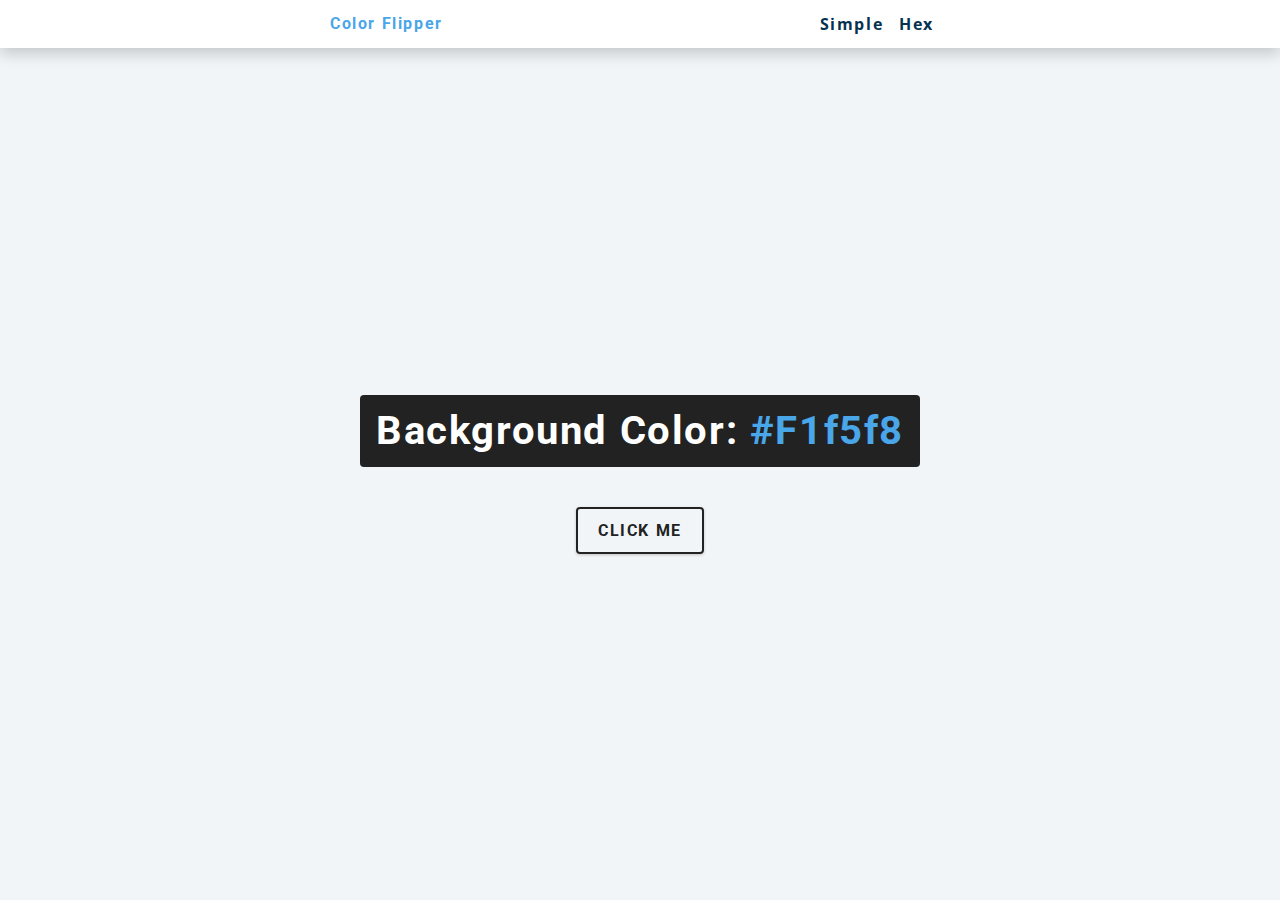
<file: Color Flipper/index.html>
<!DOCTYPE html>
<html lang="en">
  <head>
    <meta charset="UTF-8" />
    <meta name="viewport" content="width=device-width, initial-scale=1.0" />
    <title>Color Flipper || Simple</title>

    <!-- styles -->
    <link rel="stylesheet" href="styles.css" />
  </head>
  <body>
    <nav>
      <div class="nav-center">
        <h4>color flipper</h4>
        <ul class="nav-links">
          <li><a href="index.html">simple</a></li>
          <li><a href="hex.html">hex</a></li>
        </ul>
      </div>
    </nav>
    <main>
      <div class="container">
        <h2>background color: <span class="color"> #f1f5f8 </span></h2>
        <button class="btn btn-hero" id="btn">Click Me</button>
      </div>
    </main>
    <!-- javascript -->
    <script src="app.js"></script>
  </body>
</html>
</file>
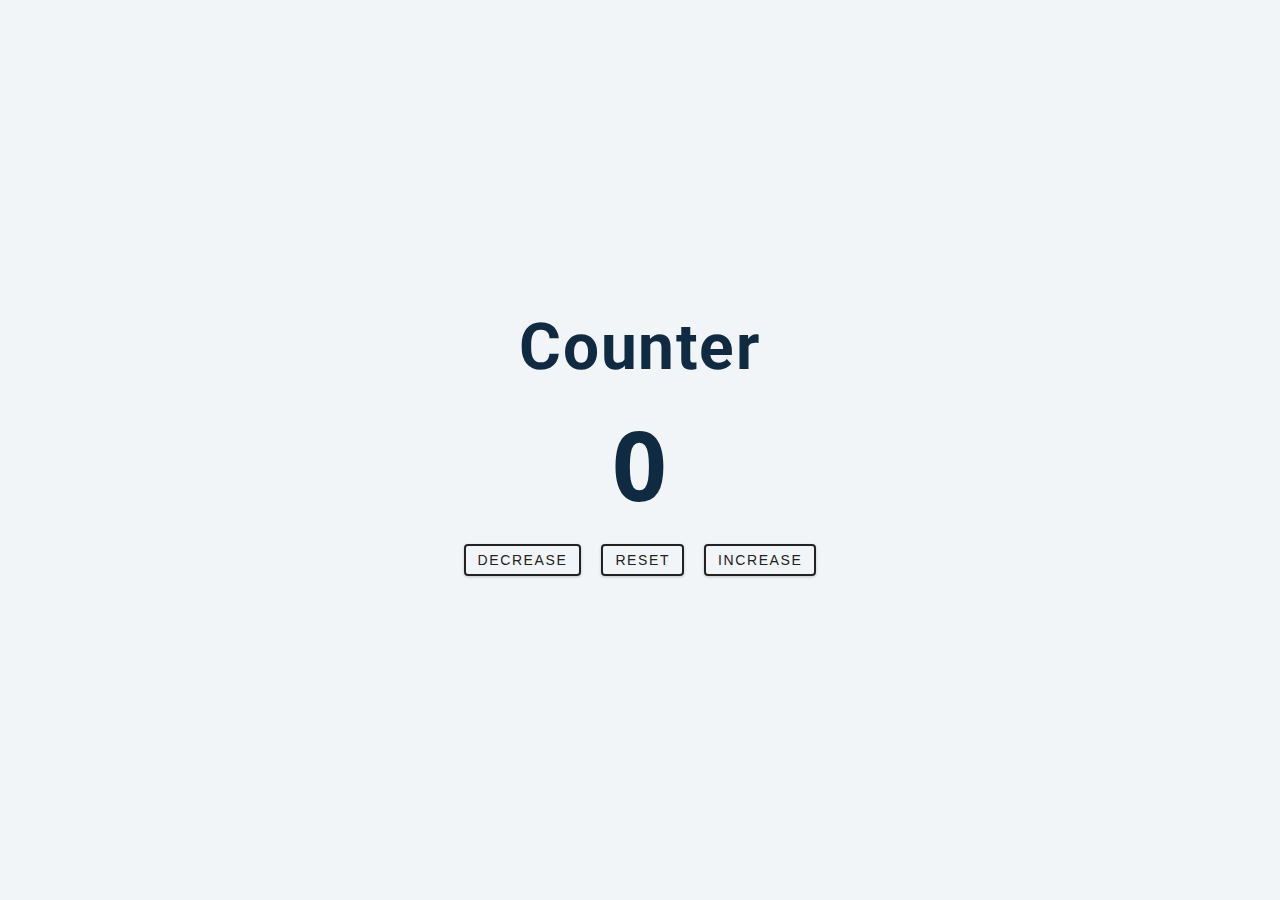
<file: Counter/index.html>
<!DOCTYPE html>
<html lang="en">
  <head>
    <meta charset="UTF-8" />
    <meta name="viewport" content="width=device-width, initial-scale=1.0" />
    <title>Counter</title>

    <!-- styles -->
    <link rel="stylesheet" href="styles.css" />
  </head>
  <body>
    <main>
      <div class="container">
        <h1>
          counter
        </h1>
        <span id="value">0</span>
        <div class="button-container">
          <button class="btn decrease">Decrease</button>
          <button class="btn reset">Reset</button>
          <button class="btn increase">Increase</button>
        </div>
      </div>
    </main>
    <!-- javascript -->
    <script src="app.js"></script>
  </body>
</html>
</file>
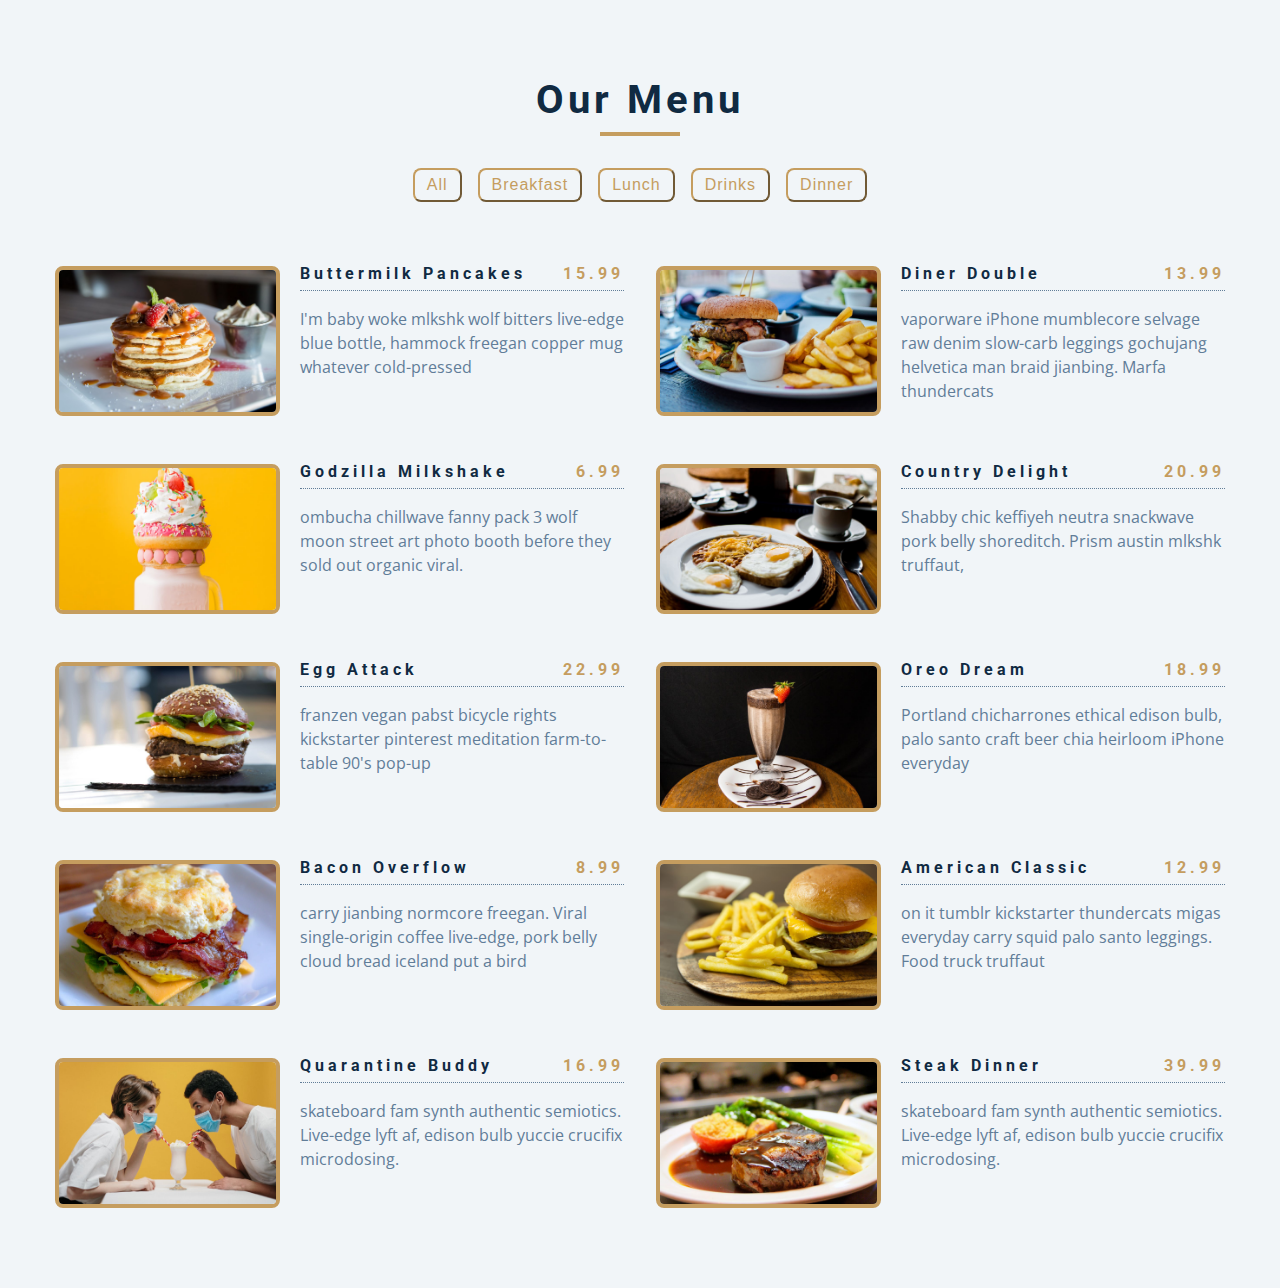
<file: Menu/index.html>
<!DOCTYPE html>
<html lang="en">
  <head>
    <meta charset="UTF-8" />
    <meta name="viewport" content="width=device-width, initial-scale=1.0" />
    <title>Starter</title>
    <!-- font-awesome -->
    <link
      rel="stylesheet"
      href="https://cdnjs.cloudflare.com/ajax/libs/font-awesome/5.14.0/css/all.min.css"
    />
    <!-- styles -->
    <link rel="stylesheet" href="styles.css" />
  </head>
  <body>
    <section class="menu">
      <!-- title -->
      <div class="title">
        <h2>Our menu</h2>
        <div class="underline"></div>
      </div>
      <!-- end of title -->
      <!-- filter buttons -->
      <div class="btn-container">
        <!-- <button class="filter-btn" type="button" data-id="all">all</button>
        <button class="filter-btn" type="button" data-id="breakfast">breakfast</button>
        <button class="filter-btn" type="button" data-id="lunch">lunch</button>
        <button class="filter-btn" type="button" data-id="drinks">drinks</button> -->
      </div>
      <!-- end of filter buttons -->
      <!-- menu items -->
      <div class="section-center">
        <!-- single item -->
        <!-- <article class="menu-item">
          <img src="menu-item.jpeg" alt="menuitem" class="photo">
          <div class="item-info">
            <header>
              <h4>Buttermilk Pancakes</h4>
              <h4 class="price">$15</h4>
            </header>
            <p class="item-text">Lorem ipsum dolor sit amet, consectetur adipisicing elit. Reiciendis aliquam tempora id! Maiores expedita, magni officia ex fugiat quos. Rem.
            </p>
          </div>
        </article> -->
        <!-- end of single item -->
      </div>
    </section>
    <!-- javascript -->
    <script src="app.js"></script>
  </body>
</html>
</file>
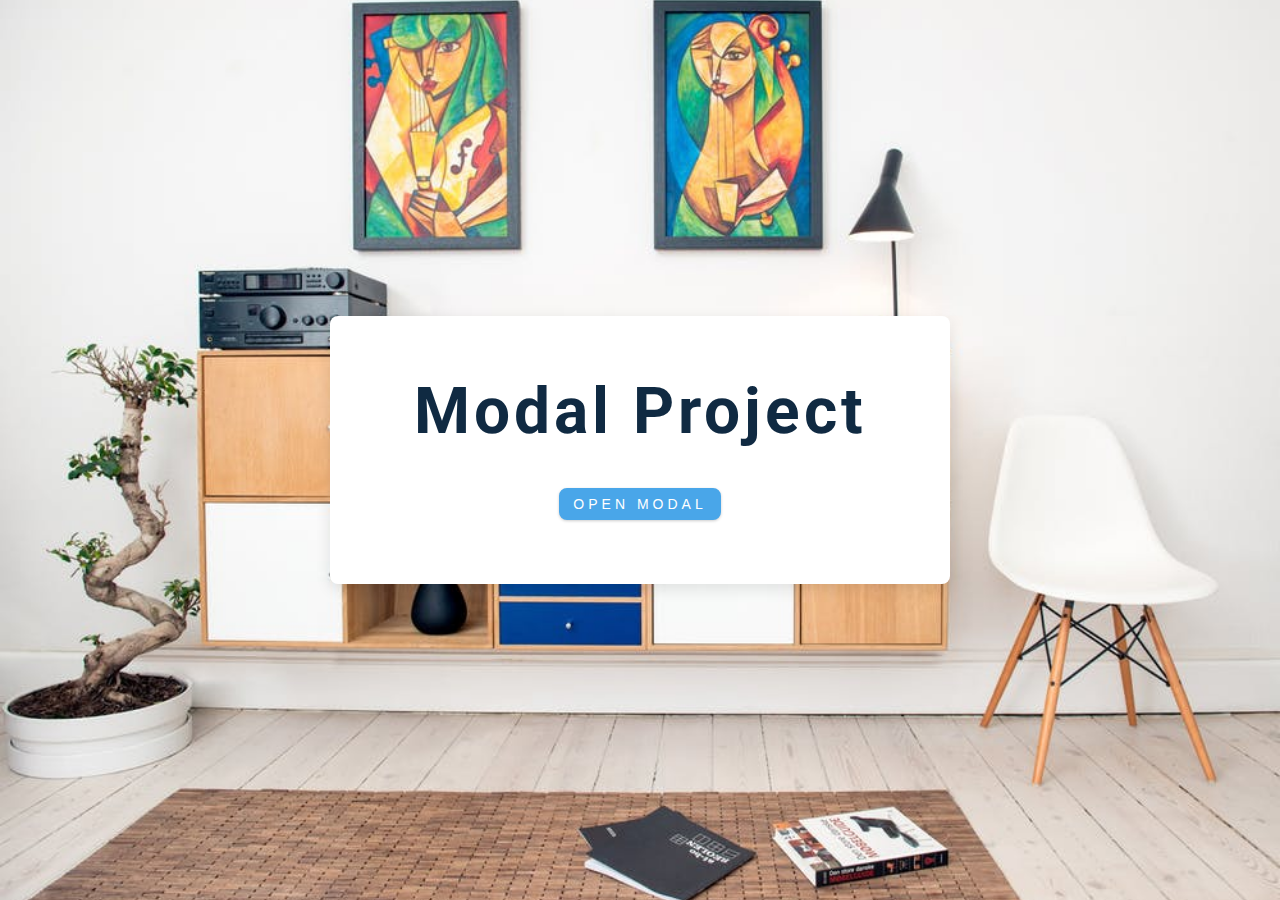
<file: Modal/index.html>
<!DOCTYPE html>
<html lang="en">
  <head>
    <meta charset="UTF-8" />
    <meta name="viewport" content="width=device-width, initial-scale=1.0" />
    <title>Modal</title>
    <!-- font-awesome -->
    <link
      rel="stylesheet"
      href="https://cdnjs.cloudflare.com/ajax/libs/font-awesome/5.14.0/css/all.min.css"
    />
    <!-- styles -->
    <link rel="stylesheet" href="styles.css" />
  </head>
  <body>
    <!-- hero -->
    <header class="hero">
        <div class="banner">
            <h1>Modal Project</h1>
            <button class="btn modal-btn">Open Modal</button>
        </div>
    </header>
    <!-- end of hero -->
    <!-- modal (when the button is clicked) -->
    <div class="modal-overlay">  
        <div class="modal-container">
            <h3>Modal Content</h3>
            <button class="close-btn">
                <i class="fas fa-times"></i>
            </button>
        </div>
    </div>
    <!-- javascript -->
    <script src="app.js"></script>
  </body>
</html>
</file>
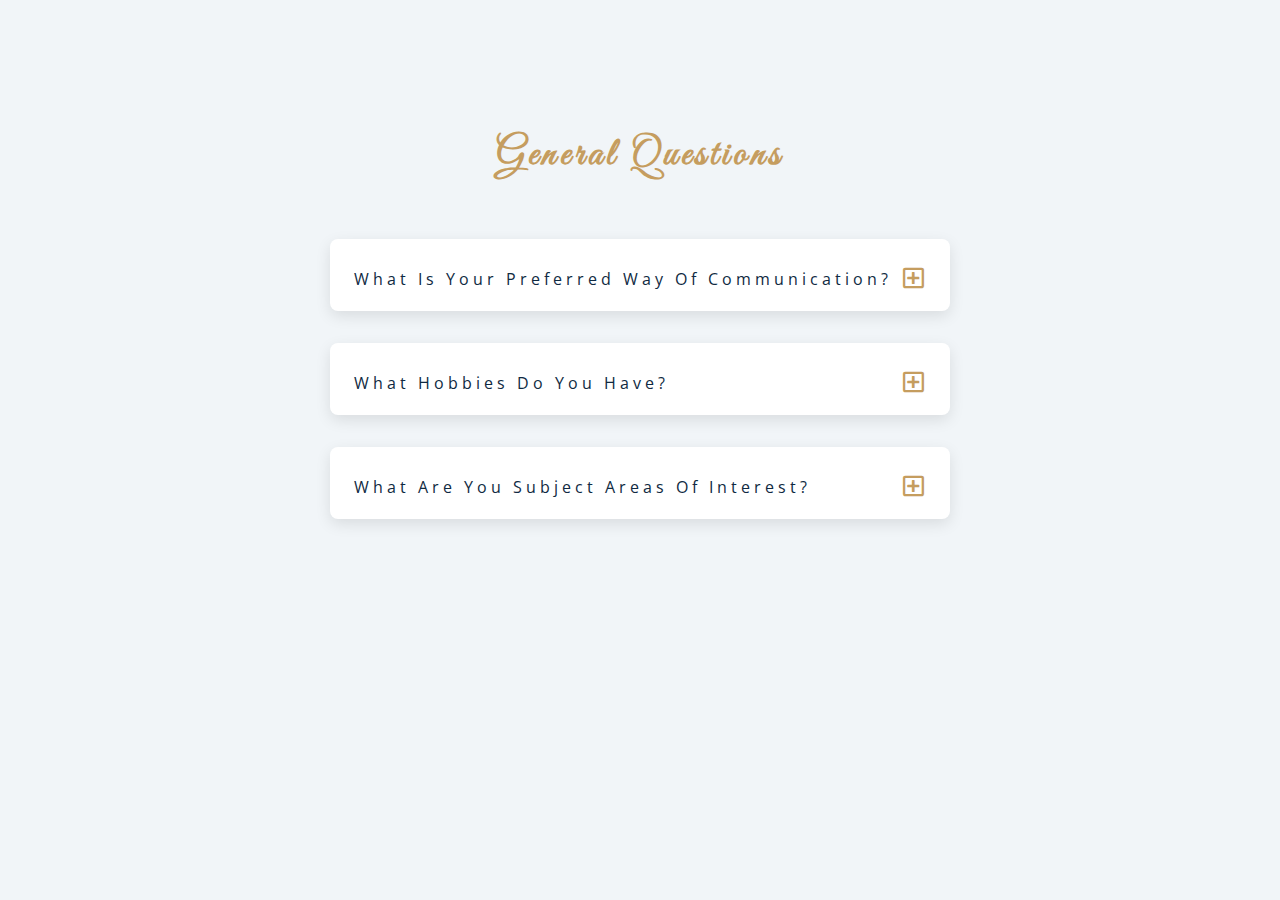
<file: Questions/index.html>
<!DOCTYPE html>
<html lang="en">
  <head>
    <meta charset="UTF-8" />
    <meta name="viewport" content="width=device-width, initial-scale=1.0" />
    <title>Q & A</title>
    <!-- font-awesome -->
    <link
      rel="stylesheet"
      href="https://cdnjs.cloudflare.com/ajax/libs/font-awesome/5.14.0/css/all.min.css"
    />
    <!-- extra fonts -->
    <link
      href="https://fonts.googleapis.com/css?family=Great+Vibes&display=swap"
      rel="stylesheet"
    />
    <!-- styles -->
    <link rel="stylesheet" href="styles.css" />
  </head>
  <body>
    <section class="questions">
      <!-- title -->
      <div class="title">
        <h2>general questions</h2>
      </div>
      <!-- questions -->
      <div class="section-center">

        <!-- single question ONE -->
        <article class="question">
          <!-- question text -->
          <div class="question-title">
            <p>What is your preferred way of communication?</p>
            <button type="button" class="question-btn">
              <span class="plus-icon">
                <i class="far fa-plus-square"></i>
              </span>
              <span class="minus-icon">
                <i class="far fa-minus-square"></i>
              </span>
            </button>
          </div>
          <!-- answer text -->
          <div class="question-text">
            <p>Lorem ipsum dolor sit amet consectetur adipisicing elit. Placeat aperiam dignissimos delectus vero harum? Quas molestias fugit alias non, eius voluptas, necessitatibus quis enim qui fuga consectetur dicta provident saepe.
            </p>
          </div>
        </article>
        <!-- end single question -->

        <!-- single question TWO -->
        <article class="question">
          <!-- question text -->
          <div class="question-title">
            <p>What hobbies do you have?</p>
            <button type="button" class="question-btn">
              <span class="plus-icon">
                <i class="far fa-plus-square"></i>
              </span>
              <span class="minus-icon">
                <i class="far fa-minus-square"></i>
              </span>
            </button>
          </div>
          <!-- answer text THREE -->
          <div class="question-text">
            <p>Lorem ipsum dolor sit amet consectetur adipisicing elit. Placeat aperiam dignissimos delectus vero harum? Quas molestias fugit alias non, eius voluptas, necessitatibus quis enim qui fuga consectetur dicta provident saepe.
            </p>
          </div>
        </article>
        <!-- end single question -->       

                  <!-- single question -->
        <article class="question">
          <!-- question text -->
          <div class="question-title">
            <p>What are you subject areas of interest?</p>
            <button type="button" class="question-btn">
              <span class="plus-icon">
                <i class="far fa-plus-square"></i>
              </span>
              <span class="minus-icon">
                <i class="far fa-minus-square"></i>
              </span>
            </button>
          </div>
          <!-- answer text -->
          <div class="question-text">
            <p>Lorem ipsum dolor sit amet consectetur adipisicing elit. Placeat aperiam dignissimos delectus vero harum? Quas molestias fugit alias non, eius voluptas, necessitatibus quis enim qui fuga consectetur dicta provident saepe.
            </p>
          </div>
        </article>
        <!-- end single question -->
    
      </div>
    </section>
    <!-- javascript -->
    <script src="app.js"></script>
  </body>
</html>
</file>
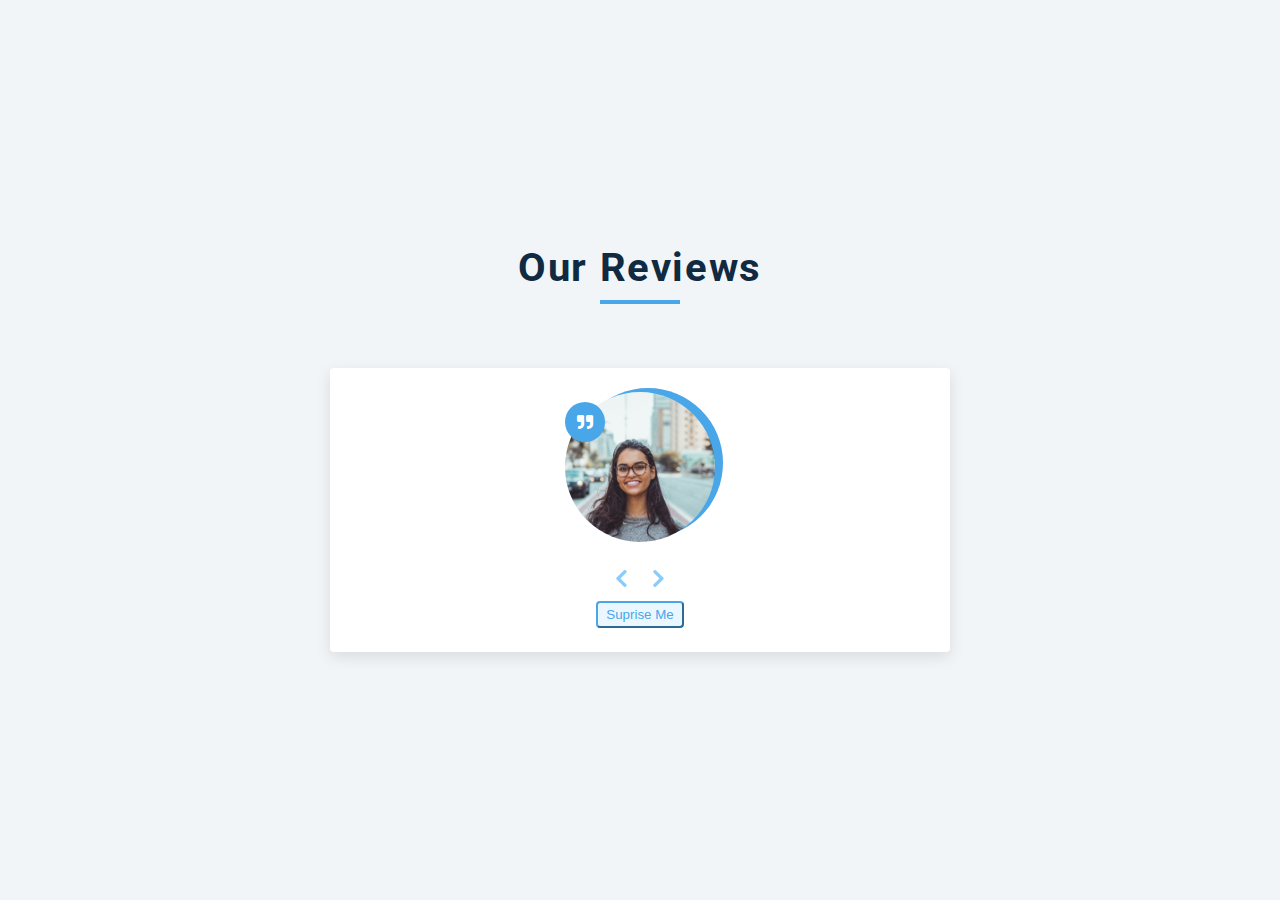
<file: Reviews/index.html>
<!DOCTYPE html>
<html lang="en">
  <head>
    <meta charset="UTF-8" />
    <meta name="viewport" content="width=device-width, initial-scale=1.0" />
    <title>Starter</title>
    <!-- font-awesome -->
    <link
      rel="stylesheet"
      href="https://cdnjs.cloudflare.com/ajax/libs/font-awesome/5.14.0/css/all.min.css"
    />

    <!-- styles -->
    <link rel="stylesheet" href="styles.css" />
  </head>
  <body>
    <main>
        <section class="container">
            <div class = "title">
                <!-- Title -->
                <h2>our reviews</h2>
                <div class="underline"></div>
            </div>
            <!-- Review -->
            <article class="review">
                <div class="img-container">
                    <img src="person-1.jpeg" id="person-img" alt="">
                </div>
                <h4 id="author"></h4>
                <p id="job"></p>
                <p id="info"></p>
                <!-- prev and next buttons -->
                <div class="button-container">
                    <button class="prev-btn">
                        <i class="fas fa-chevron-left"></i>
                    </button>
                    <button class="next-btn">
                        <i class="fas fa-chevron-right"></i>
                    </button>
                </div>
                <!-- random button -->
                <button class="random-btn">Suprise me</button>
            </article>
        </section>
    <!-- javascript -->
    <script src="app.js"></script>
  </body>
</html>
</file>
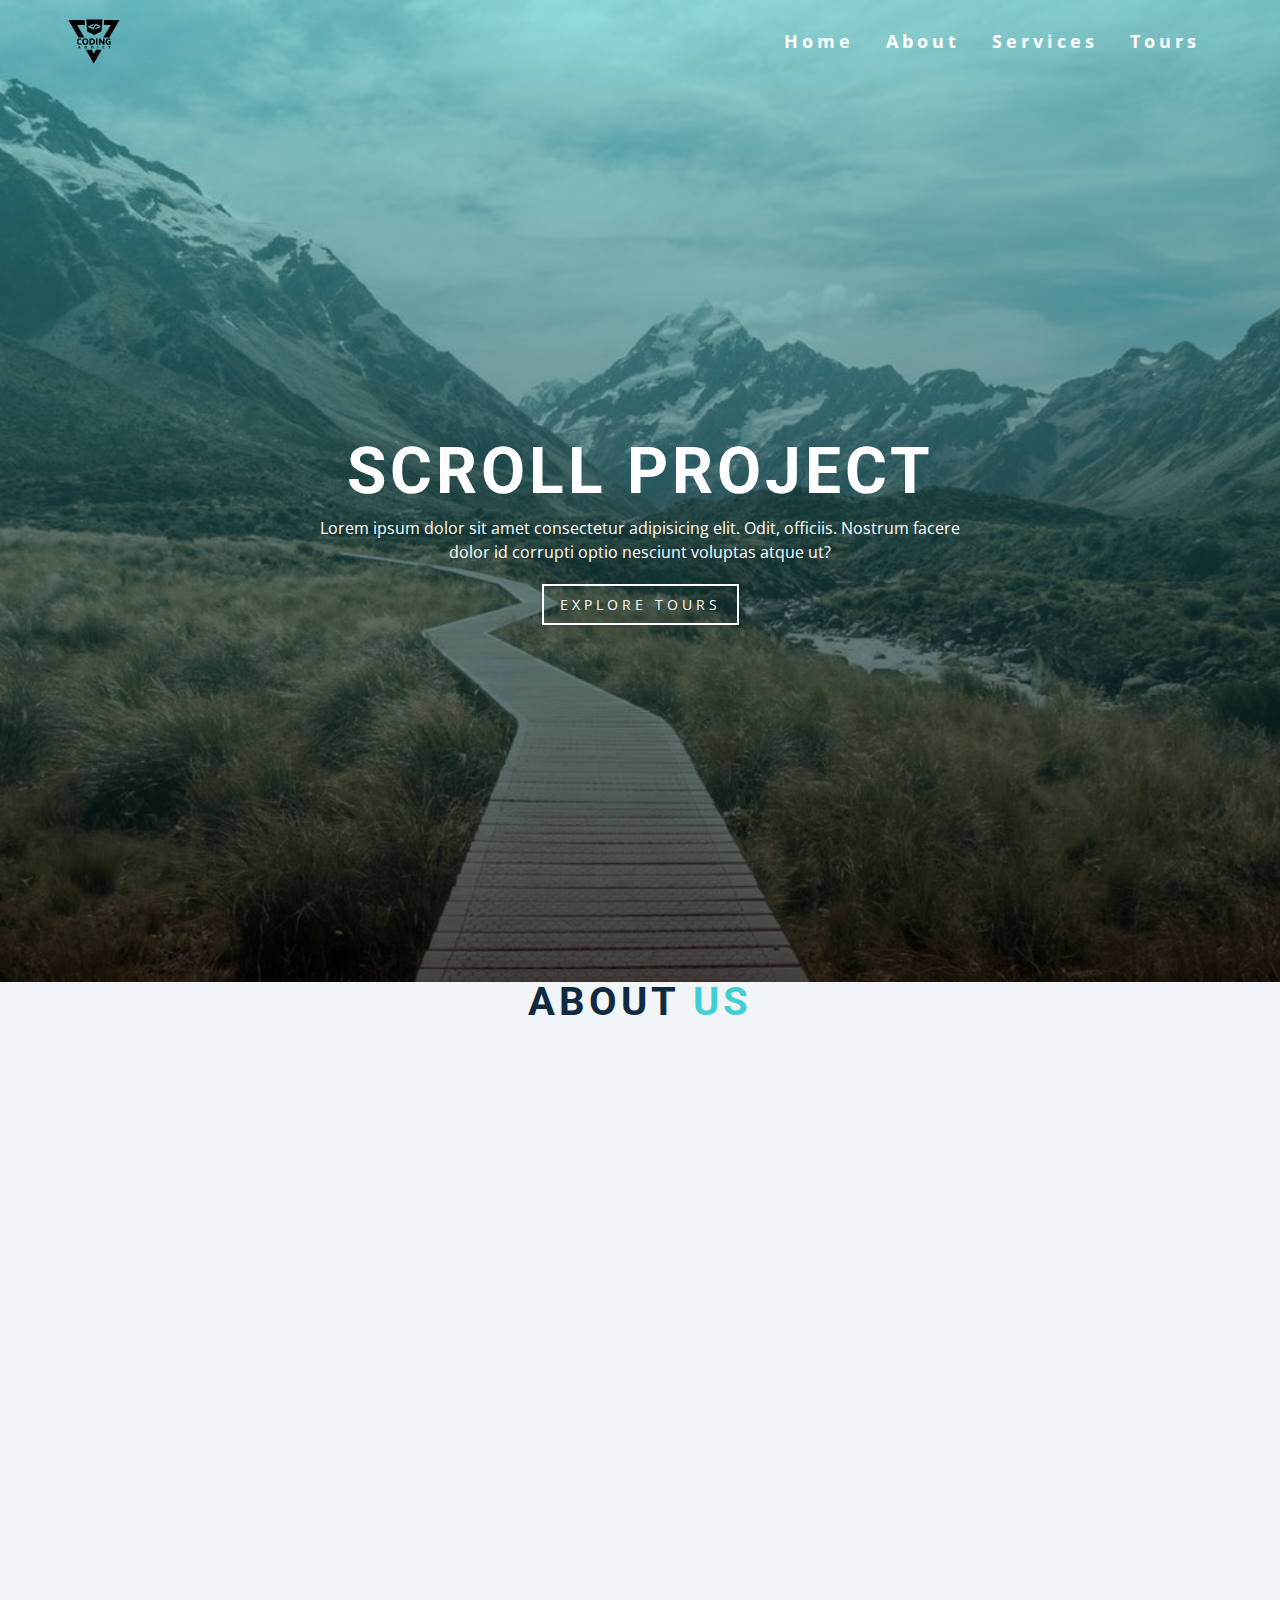
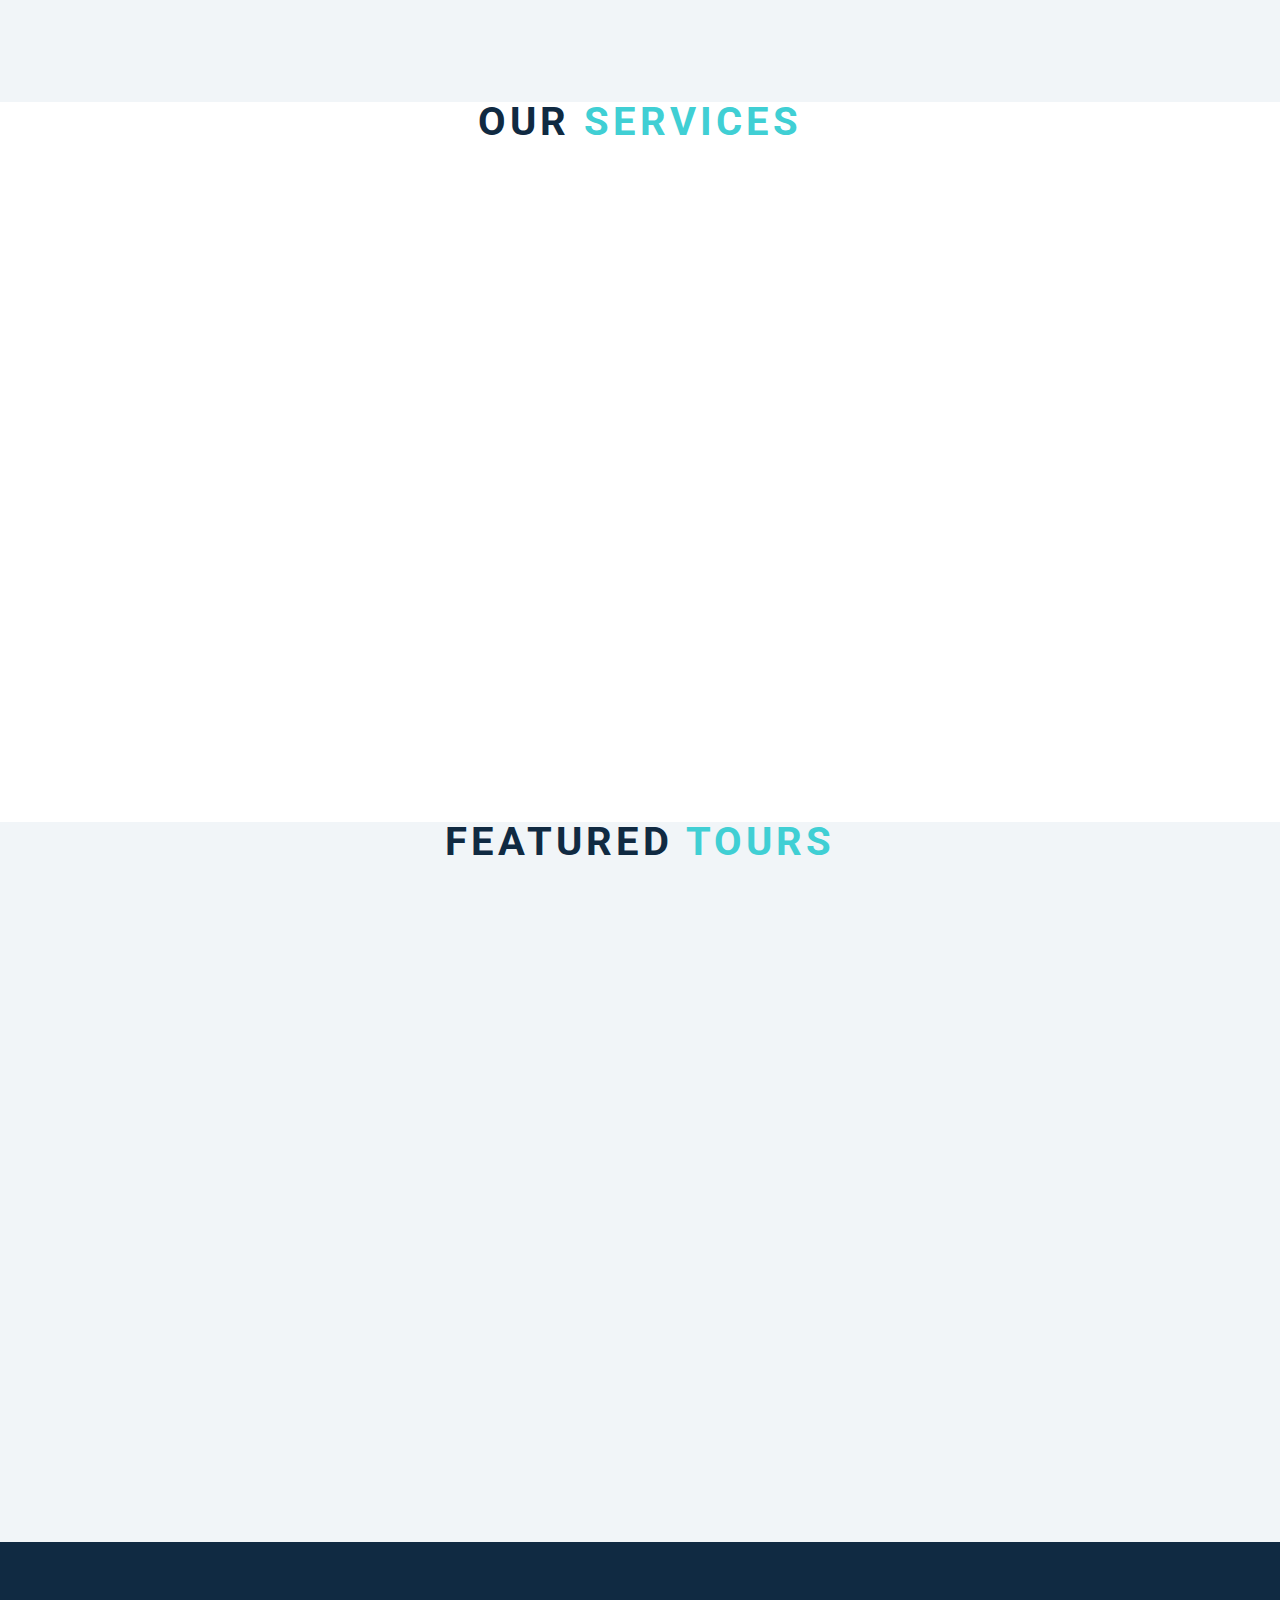
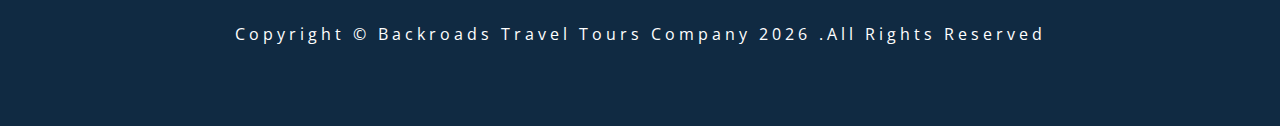
<file: Scroll/index.html>
<!DOCTYPE html>
<html lang="en">
  <head>
    <meta charset="UTF-8" />
    <meta name="viewport" content="width=device-width, initial-scale=1.0" />
    <title>Scroll</title>
    <!-- font-awesome -->
    <link
      rel="stylesheet"
      href="https://cdnjs.cloudflare.com/ajax/libs/font-awesome/5.14.0/css/all.min.css"
    />
    <!-- styles -->
    <link rel="stylesheet" href="styles.css" />
  </head>
  <body>
      <!-- header -->
      <header id="home">
          <!-- navbar -->
          <nav id="nav">
              <div class="nav-center">
                <!-- nav header -->
                <div class="nav-header">
                    <img src="./logo.svg" alt="logo" class="logo">
                    <button class="nav-toggle">
                        <i class="fas fa-bars"></i>
                    </button>
                </div>
                <!-- header links -->
                <div class="links-container">
                    <ul class="links">
                        <li>
                          <a href="#home" class="scroll-link">home</a>
                        </li>
                        <li>
                          <a href="#about" class="scroll-link">about</a>
                        </li>
                        <li>
                          <a href="#services" class="scroll-link">services</a>
                        </li>
                        <li>
                            <a href="#tours" class="scroll-link">tours</a>
                        </li>

                    </ul> 
                </div>
              </div>
          </nav>
          <!-- banner -->
          <div class="banner">
              <div class="container">
                  <h1>scroll project</h1>
                  <p>Lorem ipsum dolor sit amet consectetur adipisicing elit. Odit, officiis. Nostrum facere dolor id corrupti optio nesciunt voluptas atque ut?</p>
                  <a href="#tours" class="scroll-link btn btn-white">explore tours</a>
                </div>
          </div>
      </header>
      <!-- about -->
      <section id="about" class="section">
        <div class="title">
            <h2>about <span>us</span></h2>
        </div>
      </section>
      <!-- services -->
      <section id="services" class="section">
        <div class="title">
            <h2>our <span>services</span></h2>
        </div>
      </section>
      <!-- tours -->
      <section id="tours" class="section">
        <div class="title">
            <h2>featured <span>tours</span></h2>
        </div>
      </section>
      <!-- footer -->
      <footer class="section">
            <p>
                copyright &copy; backroads travel tours company <span id="date"></span>
                .all rights reserved
            </p>
      </footer>
      <!-- back to top button -->
      <a href="#home" class="scroll-link top-link">
          <i class="fas fa-arrow-up"></i>
      </a>
    <!-- javascript -->
    <script src="app.js"></script>
  </body>
</html>
</file>
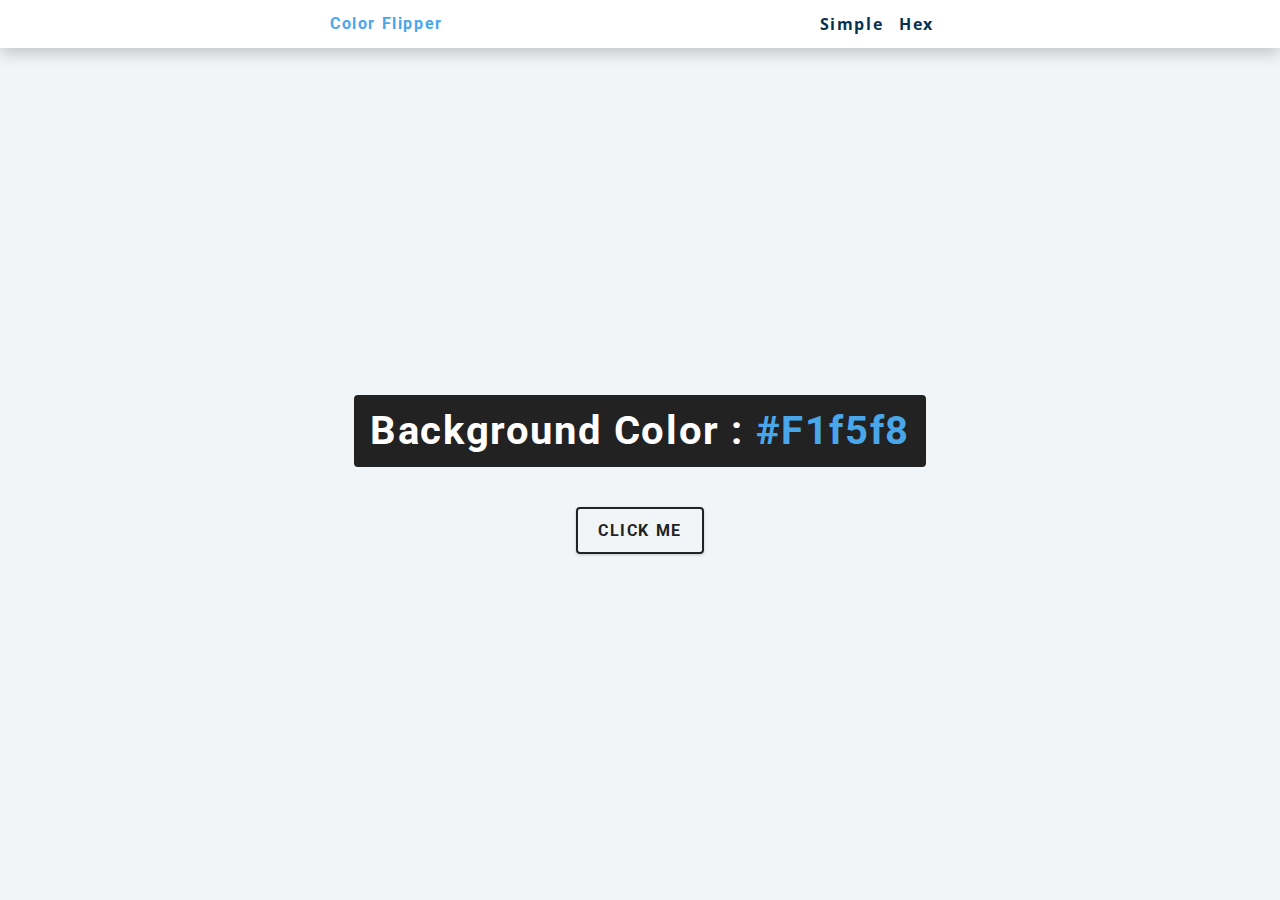
<file: Color Flipper/hex.html>
<!DOCTYPE html>
<html lang="en">
  <head>
    <meta charset="UTF-8" />
    <meta name="viewport" content="width=device-width, initial-scale=1.0" />
    <title>
      Color Flipper || Simple
    </title>

    <!-- styles -->
    <link rel="stylesheet" href="styles.css" />
  </head>

  <body>
    <nav>
      <div class="nav-center">
        <h4>color flipper</h4>
        <ul class="nav-links">
          <li><a href="index.html">simple</a></li>
          <li><a href="hex.html">hex</a></li>
        </ul>
      </div>
    </nav>
    <main>
      <div class="container">
        <h2>background color : <span class="color">#f1f5f8</span></h2>
        <button class="btn btn-hero" id="btn">click me</button>
      </div>
    </main>
    <!-- javascript -->
    <script src="hex.js"></script>
  </body>
</html>
</file>
<file: Color Flipper/styles.css>
/*
=============== 
Fonts
===============
*/
@import url("https://fonts.googleapis.com/css?family=Open+Sans|Roboto:400,700&display=swap");

/*
=============== 
Variables
===============
*/

:root {
  /* dark shades of primary color*/
  --clr-primary-1: hsl(205, 86%, 17%);
  --clr-primary-2: hsl(205, 77%, 27%);
  --clr-primary-3: hsl(205, 72%, 37%);
  --clr-primary-4: hsl(205, 63%, 48%);
  /* primary/main color */
  --clr-primary-5: hsl(205, 78%, 60%);
  /* lighter shades of primary color */
  --clr-primary-6: hsl(205, 89%, 70%);
  --clr-primary-7: hsl(205, 90%, 76%);
  --clr-primary-8: hsl(205, 86%, 81%);
  --clr-primary-9: hsl(205, 90%, 88%);
  --clr-primary-10: hsl(205, 100%, 96%);
  /* darkest grey - used for headings */
  --clr-grey-1: hsl(209, 61%, 16%);
  --clr-grey-2: hsl(211, 39%, 23%);
  --clr-grey-3: hsl(209, 34%, 30%);
  --clr-grey-4: hsl(209, 28%, 39%);
  /* grey used for paragraphs */
  --clr-grey-5: hsl(210, 22%, 49%);
  --clr-grey-6: hsl(209, 23%, 60%);
  --clr-grey-7: hsl(211, 27%, 70%);
  --clr-grey-8: hsl(210, 31%, 80%);
  --clr-grey-9: hsl(212, 33%, 89%);
  --clr-grey-10: hsl(210, 36%, 96%);
  --clr-white: #fff;
  --clr-red-dark: hsl(360, 67%, 44%);
  --clr-red-light: hsl(360, 71%, 66%);
  --clr-green-dark: hsl(125, 67%, 44%);
  --clr-green-light: hsl(125, 71%, 66%);
  --clr-black: #222;
  --ff-primary: "Roboto", sans-serif;
  --ff-secondary: "Open Sans", sans-serif;
  --transition: all 0.3s linear;
  --spacing: 0.1rem;
  --radius: 0.25rem;
  --light-shadow: 0 5px 15px rgba(0, 0, 0, 0.1);
  --dark-shadow: 0 5px 15px rgba(0, 0, 0, 0.2);
  --max-width: 1170px;
  --fixed-width: 620px;
}
/*
=============== 
Global Styles
===============
*/

*,
::after,
::before {
  margin: 0;
  padding: 0;
  box-sizing: border-box;
}
body {
  font-family: var(--ff-secondary);
  background: var(--clr-grey-10);
  color: var(--clr-grey-1);
  line-height: 1.5;
  font-size: 0.875rem;
}
ul {
  list-style-type: none;
}
a {
  text-decoration: none;
}
h1,
h2,
h3,
h4 {
  letter-spacing: var(--spacing);
  text-transform: capitalize;
  line-height: 1.25;
  margin-bottom: 0.75rem;
  font-family: var(--ff-primary);
}
h1 {
  font-size: 3rem;
}
h2 {
  font-size: 2rem;
}
h3 {
  font-size: 1.25rem;
}
h4 {
  font-size: 0.875rem;
}
p {
  margin-bottom: 1.25rem;
  color: var(--clr-grey-5);
}
@media screen and (min-width: 800px) {
  h1 {
    font-size: 4rem;
  }
  h2 {
    font-size: 2.5rem;
  }
  h3 {
    font-size: 1.75rem;
  }
  h4 {
    font-size: 1rem;
  }
  body {
    font-size: 1rem;
  }
  h1,
  h2,
  h3,
  h4 {
    line-height: 1;
  }
}
/*  global classes */

/* section */
.section {
  padding: 5rem 0;
}

.section-center {
  width: 90vw;
  margin: 0 auto;
  max-width: 1170px;
}
@media screen and (min-width: 992px) {
  .section-center {
    width: 95vw;
  }
}
main {
  min-height: 100vh;
  display: grid;
  place-items: center;
}

/*
=============== 
Nav
===============
*/
nav {
  background: var(--clr-white);
  height: 3rem;
  display: grid;
  align-items: center;
  box-shadow: var(--dark-shadow);
}
.nav-center {
  width: 90vw;
  max-width: var(--fixed-width);
  margin: 0 auto;
  display: flex;
  align-items: center;
  justify-content: space-between;
}
.nav-center h4 {
  margin-bottom: 0;
  color: var(--clr-primary-5);
}
.nav-links {
  display: flex;
}
nav a {
  text-transform: capitalize;
  font-weight: 700;
  font-size: 1rem;
  color: var(--clr-primary-1);
  letter-spacing: var(--spacing);
  margin-right: 1rem;
}
nav a:hover {
  color: var(--clr-primary-5);
}
/*
=============== 
Container
===============
*/
main {
  min-height: calc(100vh - 3rem);
  display: grid;
  place-items: center;
}
.container {
  text-align: center;
}
.container h2 {
  background: var(--clr-black);
  color: var(--clr-white);
  padding: 1rem;
  border-radius: var(--radius);
  margin-bottom: 2.5rem;
}
.color {
  color: var(--clr-primary-5);
}
.btn-hero {
  font-family: var(--ff-primary);
  text-transform: uppercase;
  background: transparent;
  color: var(--clr-black);
  letter-spacing: var(--spacing);
  display: inline-block;
  font-weight: 700;
  transition: var(--transition);
  border: 2px solid var(--clr-black);
  cursor: pointer;
  box-shadow: 0 1px 3px rgba(0, 0, 0, 0.2);
  border-radius: var(--radius);
  font-size: 1rem;
  padding: 0.75rem 1.25rem;
}
.btn-hero:hover {
  color: var(--clr-white);
  background: var(--clr-black);
}
</file>
<file: Counter/styles.css>
/*
=============== 
Fonts
===============
*/
@import url("https://fonts.googleapis.com/css?family=Open+Sans|Roboto:400,700&display=swap");

/*
=============== 
Variables
===============
*/

:root {
  /* dark shades of primary color*/
  --clr-primary-1: hsl(205, 86%, 17%);
  --clr-primary-2: hsl(205, 77%, 27%);
  --clr-primary-3: hsl(205, 72%, 37%);
  --clr-primary-4: hsl(205, 63%, 48%);
  /* primary/main color */
  --clr-primary-5: hsl(205, 78%, 60%);
  /* lighter shades of primary color */
  --clr-primary-6: hsl(205, 89%, 70%);
  --clr-primary-7: hsl(205, 90%, 76%);
  --clr-primary-8: hsl(205, 86%, 81%);
  --clr-primary-9: hsl(205, 90%, 88%);
  --clr-primary-10: hsl(205, 100%, 96%);
  /* darkest grey - used for headings */
  --clr-grey-1: hsl(209, 61%, 16%);
  --clr-grey-2: hsl(211, 39%, 23%);
  --clr-grey-3: hsl(209, 34%, 30%);
  --clr-grey-4: hsl(209, 28%, 39%);
  /* grey used for paragraphs */
  --clr-grey-5: hsl(210, 22%, 49%);
  --clr-grey-6: hsl(209, 23%, 60%);
  --clr-grey-7: hsl(211, 27%, 70%);
  --clr-grey-8: hsl(210, 31%, 80%);
  --clr-grey-9: hsl(212, 33%, 89%);
  --clr-grey-10: hsl(210, 36%, 96%);
  --clr-white: #fff;
  --clr-red-dark: hsl(360, 67%, 44%);
  --clr-red-light: hsl(360, 71%, 66%);
  --clr-green-dark: hsl(125, 67%, 44%);
  --clr-green-light: hsl(125, 71%, 66%);
  --clr-black: #222;
  --ff-primary: "Roboto", sans-serif;
  --ff-secondary: "Open Sans", sans-serif;
  --transition: all 0.3s linear;
  --spacing: 0.1rem;
  --radius: 0.25rem;
  --light-shadow: 0 5px 15px rgba(0, 0, 0, 0.1);
  --dark-shadow: 0 5px 15px rgba(0, 0, 0, 0.2);
  --max-width: 1170px;
  --fixed-width: 620px;
}
/*
=============== 
Global Styles
===============
*/

*,
::after,
::before {
  margin: 0;
  padding: 0;
  box-sizing: border-box;
}
body {
  font-family: var(--ff-secondary);
  background: var(--clr-grey-10);
  color: var(--clr-grey-1);
  line-height: 1.5;
  font-size: 0.875rem;
}
ul {
  list-style-type: none;
}
a {
  text-decoration: none;
}
h1,
h2,
h3,
h4 {
  letter-spacing: var(--spacing);
  text-transform: capitalize;
  line-height: 1.25;
  margin-bottom: 0.75rem;
  font-family: var(--ff-primary);
}
h1 {
  font-size: 3rem;
}
h2 {
  font-size: 2rem;
}
h3 {
  font-size: 1.25rem;
}
h4 {
  font-size: 0.875rem;
}
p {
  margin-bottom: 1.25rem;
  color: var(--clr-grey-5);
}
@media screen and (min-width: 800px) {
  h1 {
    font-size: 4rem;
  }
  h2 {
    font-size: 2.5rem;
  }
  h3 {
    font-size: 1.75rem;
  }
  h4 {
    font-size: 1rem;
  }
  body {
    font-size: 1rem;
  }
  h1,
  h2,
  h3,
  h4 {
    line-height: 1;
  }
}
/*  global classes */

/* section */
.section {
  padding: 5rem 0;
}

.section-center {
  width: 90vw;
  margin: 0 auto;
  max-width: 1170px;
}
@media screen and (min-width: 992px) {
  .section-center {
    width: 95vw;
  }
}
main {
  min-height: 100vh;
  display: grid;
  place-items: center;
}

/*
=============== 
Counter
===============
*/

main {
  min-height: 100vh;
  display: grid;
  place-items: center;
}
.container {
  text-align: center;
}
#value {
  font-size: 6rem;
  font-weight: bold;
}
.btn {
  text-transform: uppercase;
  background: transparent;
  color: var(--clr-black);
  padding: 0.375rem 0.75rem;
  letter-spacing: var(--spacing);
  display: inline-block;
  transition: var(--transition);
  font-size: 0.875rem;
  border: 2px solid var(--clr-black);
  cursor: pointer;
  box-shadow: 0 1px 3px rgba(0, 0, 0, 0.2);
  border-radius: var(--radius);
  margin: 0.5rem;
}
.btn:hover {
  color: var(--clr-white);
  background: var(--clr-black);
}
</file>
<file: Menu/styles.css>
/*
=============== 
Fonts
===============
*/
@import url("https://fonts.googleapis.com/css?family=Open+Sans|Roboto:400,700&display=swap");

/*
=============== 
Variables
===============
*/

:root {
  /* dark shades of primary color*/
  --clr-primary-1: hsl(205, 86%, 17%);
  --clr-primary-2: hsl(205, 77%, 27%);
  --clr-primary-3: hsl(205, 72%, 37%);
  --clr-primary-4: hsl(205, 63%, 48%);
  /* primary/main color */
  --clr-primary-5: #49a6e9;
  /* lighter shades of primary color */
  --clr-primary-6: hsl(205, 89%, 70%);
  --clr-primary-7: hsl(205, 90%, 76%);
  --clr-primary-8: hsl(205, 86%, 81%);
  --clr-primary-9: hsl(205, 90%, 88%);
  --clr-primary-10: hsl(205, 100%, 96%);
  /* darkest grey - used for headings */
  --clr-grey-1: hsl(209, 61%, 16%);
  --clr-grey-2: hsl(211, 39%, 23%);
  --clr-grey-3: hsl(209, 34%, 30%);
  --clr-grey-4: hsl(209, 28%, 39%);
  /* grey used for paragraphs */
  --clr-grey-5: hsl(210, 22%, 49%);
  --clr-grey-6: hsl(209, 23%, 60%);
  --clr-grey-7: hsl(211, 27%, 70%);
  --clr-grey-8: hsl(210, 31%, 80%);
  --clr-grey-9: hsl(212, 33%, 89%);
  --clr-grey-10: hsl(210, 36%, 96%);
  --clr-white: #fff;
  --clr-red-dark: hsl(360, 67%, 44%);
  --clr-red-light: hsl(360, 71%, 66%);
  --clr-green-dark: hsl(125, 67%, 44%);
  --clr-green-light: hsl(125, 71%, 66%);
  --clr-gold: #c59d5f;
  --clr-black: #222;
  --ff-primary: "Roboto", sans-serif;
  --ff-secondary: "Open Sans", sans-serif;
  --transition: all 0.3s linear;
  --spacing: 0.25rem;
  --radius: 0.5rem;
  --light-shadow: 0 5px 15px rgba(0, 0, 0, 0.1);
  --dark-shadow: 0 5px 15px rgba(0, 0, 0, 0.2);
  --max-width: 1170px;
  --fixed-width: 620px;
}
/*
=============== 
Global Styles
===============
*/

*,
::after,
::before {
  margin: 0;
  padding: 0;
  box-sizing: border-box;
}
body {
  font-family: var(--ff-secondary);
  background: var(--clr-grey-10);
  color: var(--clr-grey-1);
  line-height: 1.5;
  font-size: 0.875rem;
}
ul {
  list-style-type: none;
}
a {
  text-decoration: none;
}
img:not(.logo) {
  width: 100%;
}
img {
  display: block;
}

h1,
h2,
h3,
h4 {
  letter-spacing: var(--spacing);
  text-transform: capitalize;
  line-height: 1.25;
  margin-bottom: 0.75rem;
  font-family: var(--ff-primary);
}
h1 {
  font-size: 3rem;
}
h2 {
  font-size: 2rem;
}
h3 {
  font-size: 1.25rem;
}
h4 {
  font-size: 0.875rem;
}
p {
  margin-bottom: 1.25rem;
  color: var(--clr-grey-5);
}
@media screen and (min-width: 800px) {
  h1 {
    font-size: 4rem;
  }
  h2 {
    font-size: 2.5rem;
  }
  h3 {
    font-size: 1.75rem;
  }
  h4 {
    font-size: 1rem;
  }
  body {
    font-size: 1rem;
  }
  h1,
  h2,
  h3,
  h4 {
    line-height: 1;
  }
}
/*  global classes */

.btn {
  text-transform: uppercase;
  background: transparent;
  color: var(--clr-black);
  padding: 0.375rem 0.75rem;
  letter-spacing: var(--spacing);
  display: inline-block;
  transition: var(--transition);
  font-size: 0.875rem;
  border: 2px solid var(--clr-black);
  cursor: pointer;
  box-shadow: 0 1px 3px rgba(0, 0, 0, 0.2);
  border-radius: var(--radius);
}
.btn:hover {
  color: var(--clr-white);
  background: var(--clr-black);
}
/* section */
.section {
  padding: 5rem 0;
}

main {
  min-height: 100vh;
  display: grid;
  place-items: center;
}
/*
=============== 
Menu
===============
*/

.menu {
  padding: 5rem 0;
}
.title {
  text-align: center;
  margin-bottom: 2rem;
}
.underline {
  width: 5rem;
  height: 0.25rem;
  background: var(--clr-gold);
  margin-left: auto;
  margin-right: auto;
}
.btn-container {
  margin-bottom: 4rem;
  display: flex;
  justify-content: center;
}
.filter-btn {
  background: transparent;
  border-color: var(--clr-gold);
  font-size: 1rem;
  text-transform: capitalize;
  margin: 0 0.5rem;
  letter-spacing: 1px;
  border-radius: var(--radius);
  padding: 0.375rem 0.75rem;
  color: var(--clr-gold);
  cursor: pointer;
  transition: var(--transition);
}
.filter-btn:hover {
  background: var(--clr-gold);
  color: var(--clr-white);
}
.section-center {
  width: 90vw;
  margin: 0 auto;
  max-width: 1170px;
  display: grid;
  gap: 3rem 2rem;
  justify-items: center;
}
.menu-item {
  display: grid;
  gap: 1rem 2rem;
  max-width: 25rem;
}
.photo {
  object-fit: cover;
  height: 200px;
  border: 0.25rem solid var(--clr-gold);
  border-radius: var(--radius);
}
.item-info header {
  display: flex;
  justify-content: space-between;
  border-bottom: 0.5px dotted var(--clr-grey-5);
}
.item-info h4 {
  margin-bottom: 0.5rem;
}
.price {
  color: var(--clr-gold);
}
.item-text {
  margin-bottom: 0;
  padding-top: 1rem;
}

@media screen and (min-width: 768px) {
  .menu-item {
    grid-template-columns: 225px 1fr;
    gap: 0 1.25rem;
    max-width: 40rem;
  }
  .photo {
    height: 175px;
  }
}
@media screen and (min-width: 1200px) {
  .section-center {
    width: 95vw;
    grid-template-columns: 1fr 1fr;
  }
  .photo {
    height: 150px;
  }
}
</file>
<file: Modal/styles.css>
/*
=============== 
Fonts
===============
*/
@import url("https://fonts.googleapis.com/css?family=Open+Sans|Roboto:400,700&display=swap");

/*
=============== 
Variables
===============
*/

:root {
  /* dark shades of primary color*/
  --clr-primary-1: hsl(205, 86%, 17%);
  --clr-primary-2: hsl(205, 77%, 27%);
  --clr-primary-3: hsl(205, 72%, 37%);
  --clr-primary-4: hsl(205, 63%, 48%);
  /* primary/main color */
  --clr-primary-5: #49a6e9;
  /* --clr-primary-5: rgb(73, 166, 233); */
  /* lighter shades of primary color */
  --clr-primary-6: hsl(205, 89%, 70%);
  --clr-primary-7: hsl(205, 90%, 76%);
  --clr-primary-8: hsl(205, 86%, 81%);
  --clr-primary-9: hsl(205, 90%, 88%);
  --clr-primary-10: hsl(205, 100%, 96%);
  /* darkest grey - used for headings */
  --clr-grey-1: hsl(209, 61%, 16%);
  --clr-grey-2: hsl(211, 39%, 23%);
  --clr-grey-3: hsl(209, 34%, 30%);
  --clr-grey-4: hsl(209, 28%, 39%);
  /* grey used for paragraphs */
  --clr-grey-5: hsl(210, 22%, 49%);
  --clr-grey-6: hsl(209, 23%, 60%);
  --clr-grey-7: hsl(211, 27%, 70%);
  --clr-grey-8: hsl(210, 31%, 80%);
  --clr-grey-9: hsl(212, 33%, 89%);
  --clr-grey-10: hsl(210, 36%, 96%);
  --clr-white: #fff;
  --clr-red-dark: hsl(360, 67%, 44%);
  --clr-red-light: hsl(360, 71%, 66%);
  --clr-green-dark: hsl(125, 67%, 44%);
  --clr-green-light: hsl(125, 71%, 66%);
  --clr-black: #222;
  --ff-primary: "Roboto", sans-serif;
  --ff-secondary: "Open Sans", sans-serif;
  --transition: all 0.3s linear;
  --spacing: 0.25rem;
  --radius: 0.5rem;
  --light-shadow: 0 5px 15px rgba(0, 0, 0, 0.1);
  --dark-shadow: 0 5px 15px rgba(0, 0, 0, 0.2);
  --max-width: 1170px;
  --fixed-width: 620px;
}
/*
=============== 
Global Styles
===============
*/

*,
::after,
::before {
  margin: 0;
  padding: 0;
  box-sizing: border-box;
}
body {
  font-family: var(--ff-secondary);
  background: var(--clr-grey-10);
  color: var(--clr-grey-1);
  line-height: 1.5;
  font-size: 0.875rem;
}
ul {
  list-style-type: none;
}
a {
  text-decoration: none;
}
img:not(.logo) {
  width: 100%;
}
img {
  display: block;
}

h1,
h2,
h3,
h4 {
  letter-spacing: var(--spacing);
  text-transform: capitalize;
  line-height: 1.25;
  margin-bottom: 0.75rem;
  font-family: var(--ff-primary);
}
h1 {
  font-size: 3rem;
}
h2 {
  font-size: 2rem;
}
h3 {
  font-size: 1.25rem;
}
h4 {
  font-size: 0.875rem;
}
p {
  margin-bottom: 1.25rem;
  color: var(--clr-grey-5);
}
@media screen and (min-width: 800px) {
  h1 {
    font-size: 4rem;
  }
  h2 {
    font-size: 2.5rem;
  }
  h3 {
    font-size: 1.75rem;
  }
  h4 {
    font-size: 1rem;
  }
  body {
    font-size: 1rem;
  }
  h1,
  h2,
  h3,
  h4 {
    line-height: 1;
  }
}
/*  global classes */

.btn {
  text-transform: uppercase;
  background: transparent;
  color: var(--clr-black);
  padding: 0.375rem 0.75rem;
  letter-spacing: var(--spacing);
  display: inline-block;
  transition: var(--transition);
  font-size: 0.875rem;
  border: 2px solid var(--clr-black);
  cursor: pointer;
  box-shadow: 0 1px 3px rgba(0, 0, 0, 0.2);
  border-radius: var(--radius);
}
.btn:hover {
  color: var(--clr-white);
  background: var(--clr-black);
}
/* section */
.section {
  padding: 5rem 0;
}

.section-center {
  width: 90vw;
  margin: 0 auto;
  max-width: 1170px;
}
@media screen and (min-width: 992px) {
  .section-center {
    width: 95vw;
  }
}
main {
  min-height: 100vh;
  display: grid;
  place-items: center;
}
/*
=============== 
Modal
===============
*/
.hero {
  min-height: 100vh;
  background: url("./hero.jpeg") center/cover no-repeat;
  display: grid;
  place-items: center;
}
.banner {
  background: var(--clr-white);
  padding: 4rem 0;
  border-radius: var(--radius);
  box-shadow: var(--light-shadow);
  text-align: center;
  width: 90vw;
  max-width: var(--fixed-width);
}
.modal-btn {
  margin-top: 2rem;
  background: var(--clr-primary-5);
  border-color: var(--clr-primary-5);
  color: var(--clr-white);
}
.modal-btn:hover {
  background: transparent;
  color: var(--clr-primary-5);
}
.modal-overlay {
  position: fixed;
  top: 0;
  left: 0;
  width: 100%;
  height: 100%;
  background: rgba(73, 166, 233, 0.5);
  display: grid;
  place-items: center;
  transition: var(--transition);
  visibility: hidden;
  z-index: -10;
}
/* OPEN/CLOSE MODAL */
.open-modal {
  visibility: visible;
  z-index: 10;
}
.modal-container {
  background: var(--clr-white);
  border-radius: var(--radius);
  width: 90vw;
  height: 30vh;
  max-width: var(--fixed-width);
  text-align: center;
  display: grid;
  place-items: center;
  position: relative;
}
.close-btn {
  position: absolute;
  top: 1rem;
  right: 1rem;
  font-size: 2rem;
  background: transparent;
  border-color: transparent;
  color: var(--clr-red-dark);
  cursor: pointer;
  transition: var(--transition);
}
.close-btn:hover {
  color: var(--clr-red-light);
  transform: scale(1.3);
}
</file>
<file: Questions/styles.css>
/*
=============== 
Fonts
===============
*/
@import url("https://fonts.googleapis.com/css?family=Open+Sans|Roboto:400,700&display=swap");

/*
=============== 
Variables
===============
*/

:root {
  /* dark shades of primary color*/
  --clr-primary-1: hsl(205, 86%, 17%);
  --clr-primary-2: hsl(205, 77%, 27%);
  --clr-primary-3: hsl(205, 72%, 37%);
  --clr-primary-4: hsl(205, 63%, 48%);
  /* primary/main color */
  --clr-primary-5: #49a6e9;
  /* lighter shades of primary color */
  --clr-primary-6: hsl(205, 89%, 70%);
  --clr-primary-7: hsl(205, 90%, 76%);
  --clr-primary-8: hsl(205, 86%, 81%);
  --clr-primary-9: hsl(205, 90%, 88%);
  --clr-primary-10: hsl(205, 100%, 96%);
  /* darkest grey - used for headings */
  --clr-grey-1: hsl(209, 61%, 16%);
  --clr-grey-2: hsl(211, 39%, 23%);
  --clr-grey-3: hsl(209, 34%, 30%);
  --clr-grey-4: hsl(209, 28%, 39%);
  /* grey used for paragraphs */
  --clr-grey-5: hsl(210, 22%, 49%);
  --clr-grey-6: hsl(209, 23%, 60%);
  --clr-grey-7: hsl(211, 27%, 70%);
  --clr-grey-8: hsl(210, 31%, 80%);
  --clr-grey-9: hsl(212, 33%, 89%);
  --clr-grey-10: hsl(210, 36%, 96%);
  --clr-white: #fff;
  --clr-red-dark: hsl(360, 67%, 44%);
  --clr-red-light: hsl(360, 71%, 66%);
  --clr-green-dark: hsl(125, 67%, 44%);
  --clr-green-light: hsl(125, 71%, 66%);
  --clr-gold: #c59d5f;
  --clr-black: #222;
  --ff-primary: "Roboto", sans-serif;
  --ff-secondary: "Open Sans", sans-serif;
  --transition: all 0.3s linear;
  --spacing: 0.25rem;
  --radius: 0.5rem;
  --light-shadow: 0 5px 15px rgba(0, 0, 0, 0.1);
  --dark-shadow: 0 5px 15px rgba(0, 0, 0, 0.2);
  --max-width: 1170px;
  --fixed-width: 620px;
}
/*
=============== 
Global Styles
===============
*/

*,
::after,
::before {
  margin: 0;
  padding: 0;
  box-sizing: border-box;
}
body {
  font-family: var(--ff-secondary);
  background: var(--clr-grey-10);
  color: var(--clr-grey-1);
  line-height: 1.5;
  font-size: 0.875rem;
}
ul {
  list-style-type: none;
}
a {
  text-decoration: none;
}
img:not(.logo) {
  width: 100%;
}
img {
  display: block;
}

h1,
h2,
h3,
h4 {
  letter-spacing: var(--spacing);
  text-transform: capitalize;
  line-height: 1.25;
  margin-bottom: 0.75rem;
  font-family: var(--ff-primary);
}
h1 {
  font-size: 3rem;
}
h2 {
  font-size: 2rem;
}
h3 {
  font-size: 1.25rem;
}
h4 {
  font-size: 0.875rem;
}
p {
  margin-bottom: 1.25rem;
  color: var(--clr-grey-5);
}
@media screen and (min-width: 800px) {
  h1 {
    font-size: 4rem;
  }
  h2 {
    font-size: 2.5rem;
  }
  h3 {
    font-size: 1.75rem;
  }
  h4 {
    font-size: 1rem;
  }
  body {
    font-size: 1rem;
  }
  h1,
  h2,
  h3,
  h4 {
    line-height: 1;
  }
}
/*  global classes */

.btn {
  text-transform: uppercase;
  background: transparent;
  color: var(--clr-black);
  padding: 0.375rem 0.75rem;
  letter-spacing: var(--spacing);
  display: inline-block;
  transition: var(--transition);
  font-size: 0.875rem;
  border: 2px solid var(--clr-black);
  cursor: pointer;
  box-shadow: 0 1px 3px rgba(0, 0, 0, 0.2);
  border-radius: var(--radius);
}
.btn:hover {
  color: var(--clr-white);
  background: var(--clr-black);
}
/* section */
.section {
  padding: 5rem 0;
}

.section-center {
  width: 90vw;
  margin: 0 auto;
  max-width: 1170px;
}
@media screen and (min-width: 992px) {
  .section-center {
    width: 95vw;
  }
}
main {
  min-height: 100vh;
  display: grid;
  place-items: center;
}
/*
=============== 
Questions
===============
*/
.title {
  margin-top: 15vh;
  margin-bottom: 4rem;
}
.title h2 {
  color: var(--clr-gold);
  font-family: "Great Vibes", cursive;
  text-align: center;
}
.section-center {
  max-width: var(--fixed-width);
}
.question {
  background: var(--clr-white);
  border-radius: var(--radius);
  box-shadow: var(--light-shadow);
  padding: 1.5rem 1.5rem 0 1.5rem;
  margin-bottom: 2rem;
}
.question-title {
  display: flex;
  justify-content: space-between;
  align-items: center;
  text-transform: capitalize;
  padding-bottom: 1rem;
}
.question-title p {
  margin-bottom: 0;
  letter-spacing: var(--spacing);
  color: var(--clr-grey-1);
}
.question-btn {
  font-size: 1.5rem;
  background: transparent;
  border-color: transparent;
  cursor: pointer;
  color: var(--clr-gold);
  transition: var(--transition);
}
.question-btn:hover {
  transform: rotate(90deg);
}
.question-text {
  padding: 1rem 0 1.5rem 0;
  border-top: 1px solid rgba(0, 0, 0, 0.2);
}

/*we want to hide the question text(answer) by default*/
.question-text p {
  margin-bottom: 0;
}
/* hide text */
 .question-text {
  display: none;
}
.show-text .question-text {
  display: block;
}
.minus-icon {
  display: none;
}
.show-text .minus-icon {
  display: inline;
}
.show-text .plus-icon {
  display: none;
}
</file>
<file: Reviews/styles.css>
/*
=============== 
Fonts
===============
*/
@import url("https://fonts.googleapis.com/css?family=Open+Sans|Roboto:400,700&display=swap");

/*
=============== 
Variables
===============
*/

:root {
  /* dark shades of primary color*/
  --clr-primary-1: hsl(205, 86%, 17%);
  --clr-primary-2: hsl(205, 77%, 27%);
  --clr-primary-3: hsl(205, 72%, 37%);
  --clr-primary-4: hsl(205, 63%, 48%);
  /* primary/main color */
  --clr-primary-5: hsl(205, 78%, 60%);
  /* lighter shades of primary color */
  --clr-primary-6: hsl(205, 89%, 70%);
  --clr-primary-7: hsl(205, 90%, 76%);
  --clr-primary-8: hsl(205, 86%, 81%);
  --clr-primary-9: hsl(205, 90%, 88%);
  --clr-primary-10: hsl(205, 100%, 96%);
  /* darkest grey - used for headings */
  --clr-grey-1: hsl(209, 61%, 16%);
  --clr-grey-2: hsl(211, 39%, 23%);
  --clr-grey-3: hsl(209, 34%, 30%);
  --clr-grey-4: hsl(209, 28%, 39%);
  /* grey used for paragraphs */
  --clr-grey-5: hsl(210, 22%, 49%);
  --clr-grey-6: hsl(209, 23%, 60%);
  --clr-grey-7: hsl(211, 27%, 70%);
  --clr-grey-8: hsl(210, 31%, 80%);
  --clr-grey-9: hsl(212, 33%, 89%);
  --clr-grey-10: hsl(210, 36%, 96%);
  --clr-white: #fff;
  --clr-red-dark: hsl(360, 67%, 44%);
  --clr-red-light: hsl(360, 71%, 66%);
  --clr-green-dark: hsl(125, 67%, 44%);
  --clr-green-light: hsl(125, 71%, 66%);
  --clr-black: #222;
  --ff-primary: "Roboto", sans-serif;
  --ff-secondary: "Open Sans", sans-serif;
  --transition: all 0.3s linear;
  --spacing: 0.1rem;
  --radius: 0.25rem;
  --light-shadow: 0 5px 15px rgba(0, 0, 0, 0.1);
  --dark-shadow: 0 5px 15px rgba(0, 0, 0, 0.2);
  --max-width: 1170px;
  --fixed-width: 620px;
}
/*
=============== 
Global Styles
===============
*/

*,
::after,
::before {
  margin: 0;
  padding: 0;
  box-sizing: border-box;
}
body {
  font-family: var(--ff-secondary);
  background: var(--clr-grey-10);
  color: var(--clr-grey-1);
  line-height: 1.5;
  font-size: 0.875rem;
}
ul {
  list-style-type: none;
}
a {
  text-decoration: none;
}
h1,
h2,
h3,
h4 {
  letter-spacing: var(--spacing);
  text-transform: capitalize;
  line-height: 1.25;
  margin-bottom: 0.75rem;
  font-family: var(--ff-primary);
}
h1 {
  font-size: 3rem;
}
h2 {
  font-size: 2rem;
}
h3 {
  font-size: 1.25rem;
}
h4 {
  font-size: 0.875rem;
}
p {
  margin-bottom: 1.25rem;
  color: var(--clr-grey-5);
}
@media screen and (min-width: 800px) {
  h1 {
    font-size: 4rem;
  }
  h2 {
    font-size: 2.5rem;
  }
  h3 {
    font-size: 1.75rem;
  }
  h4 {
    font-size: 1rem;
  }
  body {
    font-size: 1rem;
  }
  h1,
  h2,
  h3,
  h4 {
    line-height: 1;
  }
}
/*  global classes */

/* section */
.section {
  padding: 5rem 0;
}

.section-center {
  width: 90vw;
  margin: 0 auto;
  max-width: 1170px;
}
@media screen and (min-width: 992px) {
  .section-center {
    width: 95vw;
  }
}
main {
  min-height: 100vh;
  display: grid;
  place-items: center;
}

/*
=============== 
Reviews
===============
*/
main {
  min-height: 100vh;
  display: grid;
  place-items: center;
}
.title {
  text-align: center;
  margin-bottom: 4rem;
}
.underline {
  height: 0.25rem;
  width: 5rem;
  background: var(--clr-primary-5);
  margin-left: auto;
  margin-right: auto;
}
.container {
  width: 80vw;
  max-width: var(--fixed-width);
}
.review {
  background: var(--clr-white);
  padding: 1.5rem 2rem;
  border-radius: var(--radius);
  box-shadow: var(--light-shadow);
  transition: var(--transition);
  text-align: center;
}
.review:hover {
  box-shadow: var(--dark-shadow);
}
.img-container {
  position: relative;
  width: 150px;
  height: 150px;
  border-radius: 50%;
  margin: 0 auto;
  margin-bottom: 1.5rem;
}
#person-img {
  width: 100%;
  display: block;
  height: 100%;
  object-fit: cover;
  border-radius: 50%;
  position: relative;
}
.img-container::after {
  font-family: "Font Awesome 5 Free";
  font-weight: 900;
  content: "\f10e";
  position: absolute;
  top: 0;
  left: 0;
  width: 2.5rem;
  height: 2.5rem;
  display: grid;
  place-items: center;
  border-radius: 50%;
  transform: translateY(25%);
  background: var(--clr-primary-5);
  color: var(--clr-white);
}
.img-container::before {
  content: "";
  width: 100%;
  height: 100%;
  background: var(--clr-primary-5);
  position: absolute;
  top: -0.25rem;
  right: -0.5rem;
  border-radius: 50%;
}
#author {
  margin-bottom: 0.25rem;
}
#job {
  margin-bottom: 0.5rem;
  text-transform: uppercase;
  color: var(--clr-primary-5);
  font-size: 0.85rem;
}
#info {
  margin-bottom: 0.75rem;
}
.prev-btn,
.next-btn {
  color: var(--clr-primary-7);
  font-size: 1.25rem;
  background: transparent;
  border-color: transparent;
  margin: 0 0.5rem;
  transition: var(--transition);
  cursor: pointer;
}
.prev-btn:hover,
.next-btn:hover {
  color: var(--clr-primary-5);
}
.random-btn {
  margin-top: 0.5rem;
  background: var(--clr-primary-10);
  color: var(--clr-primary-5);
  padding: 0.25rem 0.5rem;
  text-transform: capitalize;
  border-radius: var(--radius);
  transition: var(--transition);
  border-color: var(--clr-primary-5);
  cursor: pointer;
}
.random-btn:hover {
  background: var(--clr-primary-5);
  color: var(--clr-primary-1);
}
</file>
<file: Scroll/styles.css>
/*
=============== 
Fonts
===============
*/
@import url("https://fonts.googleapis.com/css?family=Open+Sans|Roboto:400,700&display=swap");

/*
=============== 
Variables
===============
*/

:root {
  /* dark shades of primary color*/
  --clr-primary-1: hsl(205, 86%, 17%);
  --clr-primary-2: hsl(205, 77%, 27%);
  --clr-primary-3: hsl(205, 72%, 37%);
  --clr-primary-4: hsl(205, 63%, 48%);
  /* primary/main color */
  --clr-primary-5: #49a6e9;
  /* lighter shades of primary color */
  --clr-primary-6: hsl(205, 89%, 70%);
  --clr-primary-7: hsl(205, 90%, 76%);
  --clr-primary-8: hsl(205, 86%, 81%);
  --clr-primary-9: hsl(205, 90%, 88%);
  --clr-primary-10: hsl(205, 100%, 96%);
  /* darkest grey - used for headings */
  --clr-grey-1: hsl(209, 61%, 16%);
  --clr-grey-2: hsl(211, 39%, 23%);
  --clr-grey-3: hsl(209, 34%, 30%);
  --clr-grey-4: hsl(209, 28%, 39%);
  /* grey used for paragraphs */
  --clr-grey-5: hsl(210, 22%, 49%);
  --clr-grey-6: hsl(209, 23%, 60%);
  --clr-grey-7: hsl(211, 27%, 70%);
  --clr-grey-8: hsl(210, 31%, 80%);
  --clr-grey-9: hsl(212, 33%, 89%);
  --clr-grey-10: hsl(210, 36%, 96%);
  --clr-white: #fff;
  --clr-red-dark: hsl(360, 67%, 44%);
  --clr-red-light: hsl(360, 71%, 66%);
  --clr-green-dark: hsl(125, 67%, 44%);
  --clr-green-light: hsl(125, 71%, 66%);
  --clr-secondary: hsla(182, 63%, 54%);
  --clr-black: #222;
  --ff-primary: "Roboto", sans-serif;
  --ff-secondary: "Open Sans", sans-serif;
  --transition: all 0.3s linear;
  --spacing: 0.25rem;
  --radius: 0.5rem;
  --light-shadow: 0 5px 15px rgba(0, 0, 0, 0.1);
  --dark-shadow: 0 5px 15px rgba(0, 0, 0, 0.2);
  --max-width: 1170px;
  --fixed-width: 620px;
}
/*
=============== 
Global Styles
===============
*/
html {
  scroll-behavior: smooth;
}
*,
::after,
::before {
  margin: 0;
  padding: 0;
  box-sizing: border-box;
}
body {
  font-family: var(--ff-secondary);
  background: var(--clr-grey-10);
  color: var(--clr-grey-1);
  line-height: 1.5;
  font-size: 0.875rem;
}
ul {
  list-style-type: none;
}
a {
  text-decoration: none;
}
img:not(.logo) {
  width: 100%;
}
img {
  display: block;
}

h1,
h2,
h3,
h4 {
  letter-spacing: var(--spacing);
  text-transform: capitalize;
  line-height: 1.25;
  margin-bottom: 0.75rem;
  font-family: var(--ff-primary);
}
h1 {
  font-size: 3rem;
}
h2 {
  font-size: 2rem;
}
h3 {
  font-size: 1.25rem;
}
h4 {
  font-size: 0.875rem;
}
p {
  margin-bottom: 1.25rem;
  color: var(--clr-grey-5);
}
@media screen and (min-width: 800px) {
  h1 {
    font-size: 4rem;
  }
  h2 {
    font-size: 2.5rem;
  }
  h3 {
    font-size: 1.75rem;
  }
  h4 {
    font-size: 1rem;
  }
  body {
    font-size: 1rem;
  }
  h1,
  h2,
  h3,
  h4 {
    line-height: 1;
  }
}
/*  global classes */

.btn {
  text-transform: uppercase;
  background: transparent;
  color: var(--clr-black);
  padding: 0.375rem 0.75rem;
  letter-spacing: var(--spacing);
  display: inline-block;
  transition: var(--transition);
  font-size: 0.875rem;
  border: 2px solid var(--clr-black);
  cursor: pointer;
  box-shadow: 0 1px 3px rgba(0, 0, 0, 0.2);
  border-radius: var(--radius);
}
.btn:hover {
  color: var(--clr-white);
  background: var(--clr-black);
}
.btn-white {
  color: var(--clr-white);
  border-color: var(--clr-white);
  border-radius: 0;
  padding: 0.5rem 1rem;
}
.btn:hover {
  background: var(--clr-white);
  color: var(--clr-secondary);
}
/* section */
.section {
  padding-bottom: 5rem;
}

.section-center {
  width: 90vw;
  margin: 0 auto;
  max-width: 1170px;
}
@media screen and (min-width: 992px) {
  .section-center {
    width: 95vw;
  }
}
main {
  min-height: 100vh;
  display: grid;
  place-items: center;
}
/*
=============== 
Scroll
===============
*/
/* navbar */
nav {
  background: var(--clr-white);
  padding: 1rem 1.5rem;
}
/* fixed nav */
.fixed-nav {
  position: fixed;
  top: 0;
  left: 0;
  width: 100%;
  background: var(--clr-white);
  box-shadow: var(--light-shadow);
}
.fixed-nav .links a {
  color: var(--clr-grey-1);
}
.fixed-nav .links a:hover {
  color: var(--clr-secondary);
}
/* .fixed-nav .links-container {
  height: auto !important;
} */
.nav-header {
  display: flex;
  align-items: center;
  justify-content: space-between;
}
.nav-toggle {
  font-size: 1.5rem;
  color: var(--clr-grey-1);
  background: transparent;
  border-color: transparent;
  transition: var(--transition);
  cursor: pointer;
}
.nav-toggle:hover {
  color: var(--clr-secondary);
}
.logo {
  height: 50px;
}
.links-container {
  height: 0;
  overflow: hidden;
  transition: var(--transition);
}
.show-links {
  height: 200px;
}
.links a {
  background: var(--clr-white);
  color: var(--clr-grey-5);
  font-size: 1.1rem;
  text-transform: capitalize;
  letter-spacing: var(--spacing);
  display: block;
  transition: var(--transition);
  font-weight: bold;
  padding: 0.75rem 0;
}
.links a:hover {
  color: var(--clr-grey-1);
}
@media screen and (min-width: 800px) {
  nav {
    background: transparent;
  }
  .nav-center {
    width: 90vw;
    max-width: 1170px;
    margin: 0 auto;
    display: flex;
    align-items: center;
    justify-content: space-between;
  }
  .nav-header {
    padding: 0;
  }
  .nav-toggle {
    display: none;
  }
  .links-container {
    height: auto !important;  /*this ensures that when you enlargen the screen, the links height wont be as large as the links container*/
  }
  .links {
    display: flex;
  }
  .links a {
    background: transparent;
    color: var(--clr-white);
    font-size: 1.1rem;
    text-transform: capitalize;
    letter-spacing: var(--spacing);
    display: block;
    transition: var(--transition);
    margin: 0 1rem;
    font-weight: bold;
    padding: 0;
  }
  .links a:hover {
    color: var(--clr-white);
  }
}
/* hero */
header {
  min-height: 100vh;
  background: linear-gradient(rgba(63, 208, 212, 0.5), rgba(0, 0, 0, 0.7)),
    url(./hero-bcg.jpeg) center/cover no-repeat;
}
.banner {
  min-height: 100vh;
  display: grid;
  place-items: center;
  text-align: center;
}
.container h1 {
  color: var(--clr-white);
  text-transform: uppercase;
}
.container p {
  color: var(--clr-white);
  max-width: 25rem;
  margin: 0 auto;
  margin-bottom: 1.25rem;
}
@media screen and (min-width: 768px) {
  .container p {
    max-width: 40rem;
  }
}
/* sections and title */
.title h2 {
  text-align: center;
  text-transform: uppercase;
}
.title span {
  color: var(--clr-secondary);
}
#about,
#services,
#tours {
  height: 80vh;
}
#services {
  background: var(--clr-white);
}
footer {
  background: var(--clr-grey-1);
  padding: 5rem 1rem;
}
footer p {
  color: var(--clr-white);
  text-align: center;
  text-transform: capitalize;
  letter-spacing: var(--spacing);
  margin-bottom: 0;
}

.top-link {
  font-size: 1.25rem;
  position: fixed;
  bottom: 3rem;
  right: 3rem;
  background: var(--clr-secondary);
  width: 2rem;
  height: 2rem;
  display: grid;
  place-items: center;
  border-radius: var(--radius);
  color: var(--clr-white);
  animation: bounce 2s ease-in-out infinite;

  visibility: hidden;
  z-index: -100;
}
.show-link {
  visibility: visible;
  z-index: 100;
}

@keyframes bounce {
  0% {
    transform: scale(1);
  }
  50% {
    transform: scale(1.5);
  }
  100% {
    transform: scale(1);
  }
}
</file>
